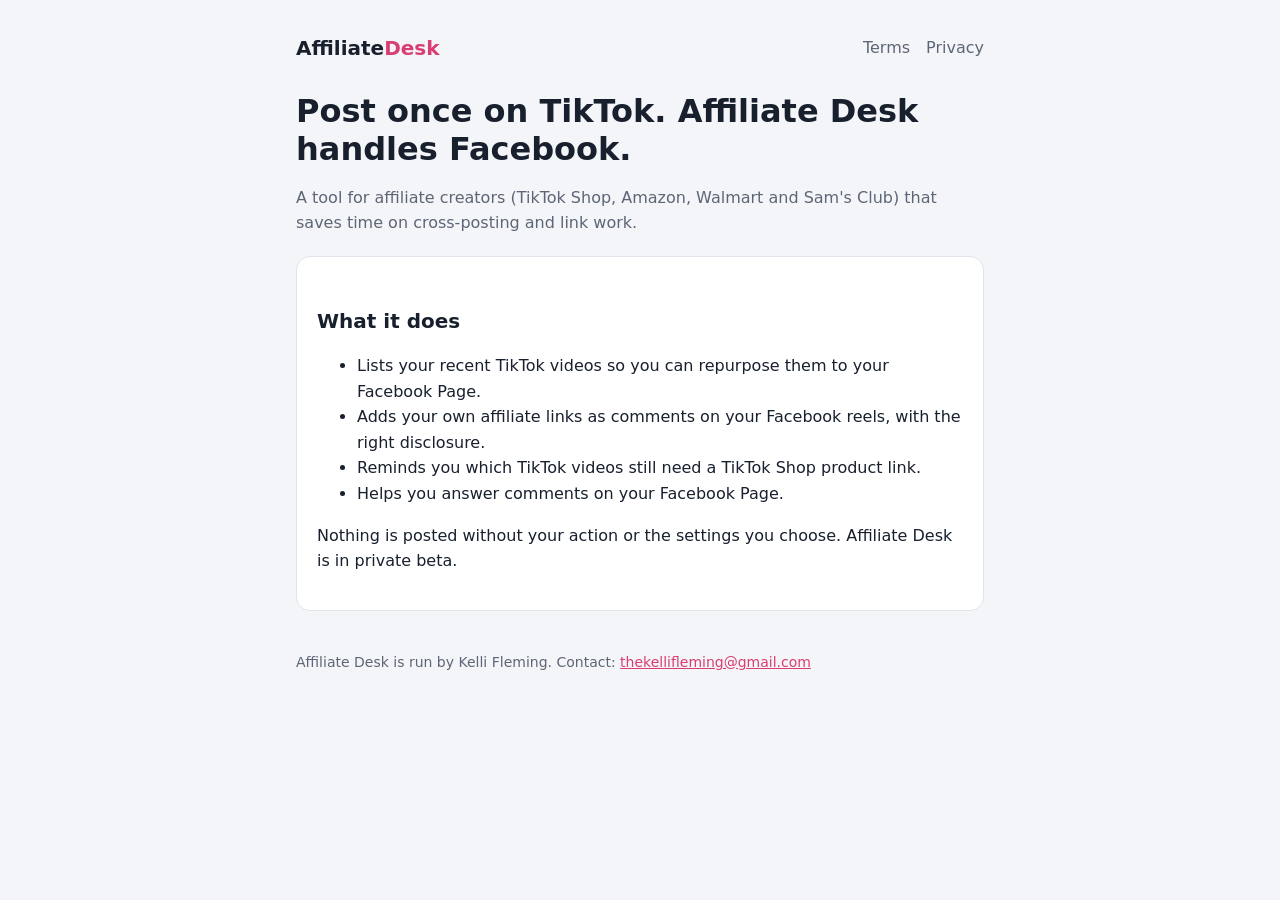
<file: index.html>
<!doctype html>
<html lang="en"><head><meta charset="utf-8"><meta name="viewport" content="width=device-width,initial-scale=1">
<title>Affiliate Desk</title><link rel="stylesheet" href="style.css"></head>
<body><main>
<header><a class="brand" href="./">Affiliate<b>Desk</b></a><nav><a href="terms.html">Terms</a><a href="privacy.html">Privacy</a></nav></header>
<h1>Post once on TikTok. Affiliate Desk handles Facebook.</h1>
<p class="muted">A tool for affiliate creators (TikTok Shop, Amazon, Walmart and Sam's Club) that saves time on cross-posting and link work.</p>
<div class="card">
<h2>What it does</h2>
<ul>
<li>Lists your recent TikTok videos so you can repurpose them to your Facebook Page.</li>
<li>Adds your own affiliate links as comments on your Facebook reels, with the right disclosure.</li>
<li>Reminds you which TikTok videos still need a TikTok Shop product link.</li>
<li>Helps you answer comments on your Facebook Page.</li>
</ul>
<p>Nothing is posted without your action or the settings you choose. Affiliate Desk is in private beta.</p>
</div>
<footer>Affiliate Desk is run by Kelli Fleming. Contact: <a href="mailto:thekellifleming@gmail.com">thekellifleming@gmail.com</a></footer>
</main></body></html>
</file>
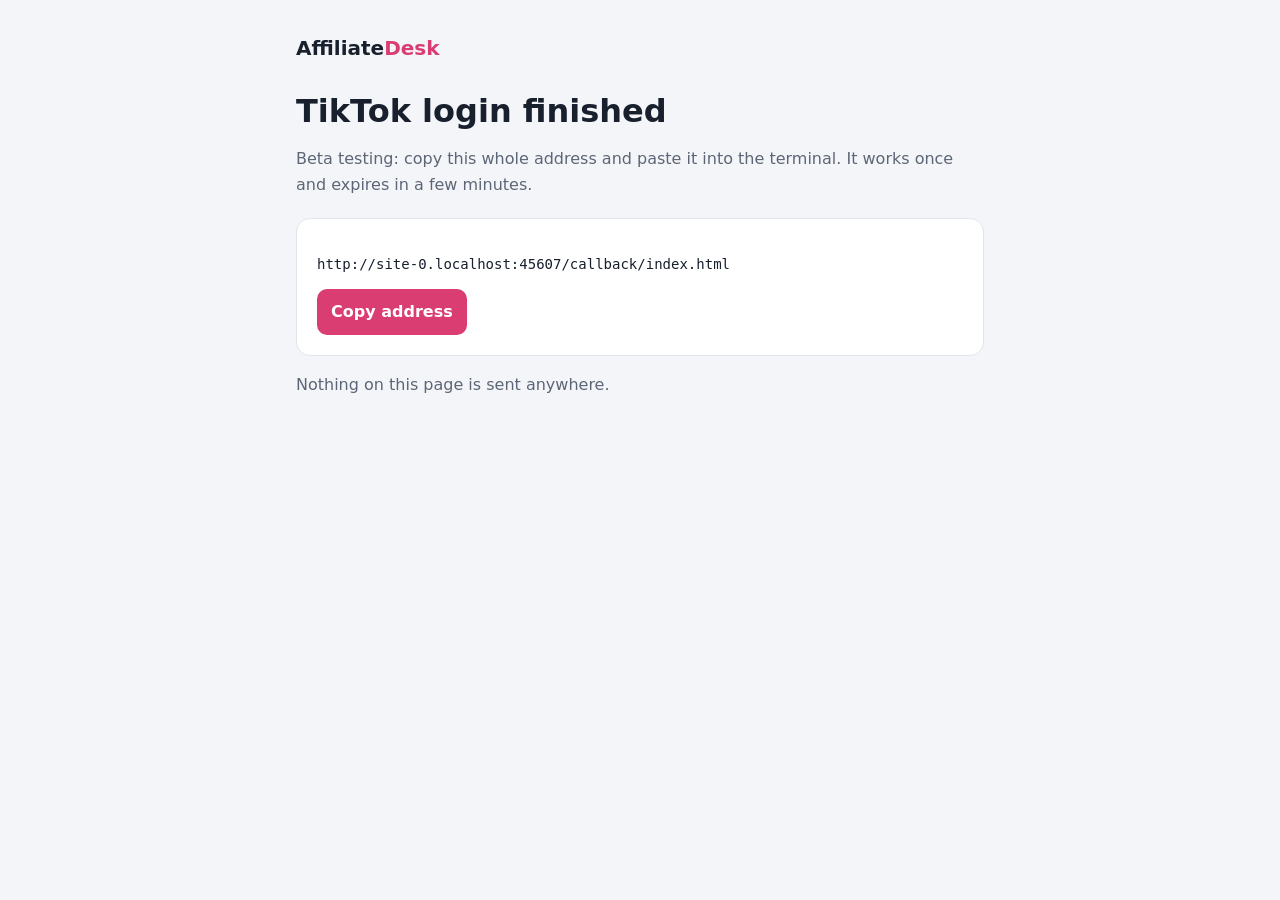
<file: callback/index.html>
<!doctype html>
<html lang="en"><head><meta charset="utf-8"><meta name="viewport" content="width=device-width,initial-scale=1">
<meta name="robots" content="noindex">
<title>Affiliate Desk Login</title><link rel="stylesheet" href="../style.css"></head>
<body><main>
<header><a class="brand" href="../">Affiliate<b>Desk</b></a></header>
<h1 id="h">TikTok login finished</h1>
<p class="muted" id="msg">Beta testing: copy this whole address and paste it into the terminal. It works once and expires in a few minutes.</p>
<div class="card"><p id="addr" style="overflow-wrap:anywhere;font-family:ui-monospace,monospace;font-size:14px"></p>
<button id="copy" type="button" style="font:inherit;font-weight:700;border:0;border-radius:10px;padding:10px 14px;background:var(--accent);color:#fff;cursor:pointer">Copy address</button></div>
<p class="muted">Nothing on this page is sent anywhere.</p>
</main>
<script>
const a=location.href, q=new URLSearchParams(location.search);
document.getElementById("addr").textContent=a;
if(q.get("error")){document.getElementById("h").textContent="TikTok login didn't finish";document.getElementById("msg").textContent="TikTok said: "+q.get("error")+(q.get("error_description")?" ("+q.get("error_description")+")":"")+". Copy the address anyway so Claude can see the reason.";}
document.getElementById("copy").onclick=async()=>{try{await navigator.clipboard.writeText(a);document.getElementById("copy").textContent="Copied";}catch{getSelection().selectAllChildren(document.getElementById("addr"));}};
</script>
</body></html>
</file>
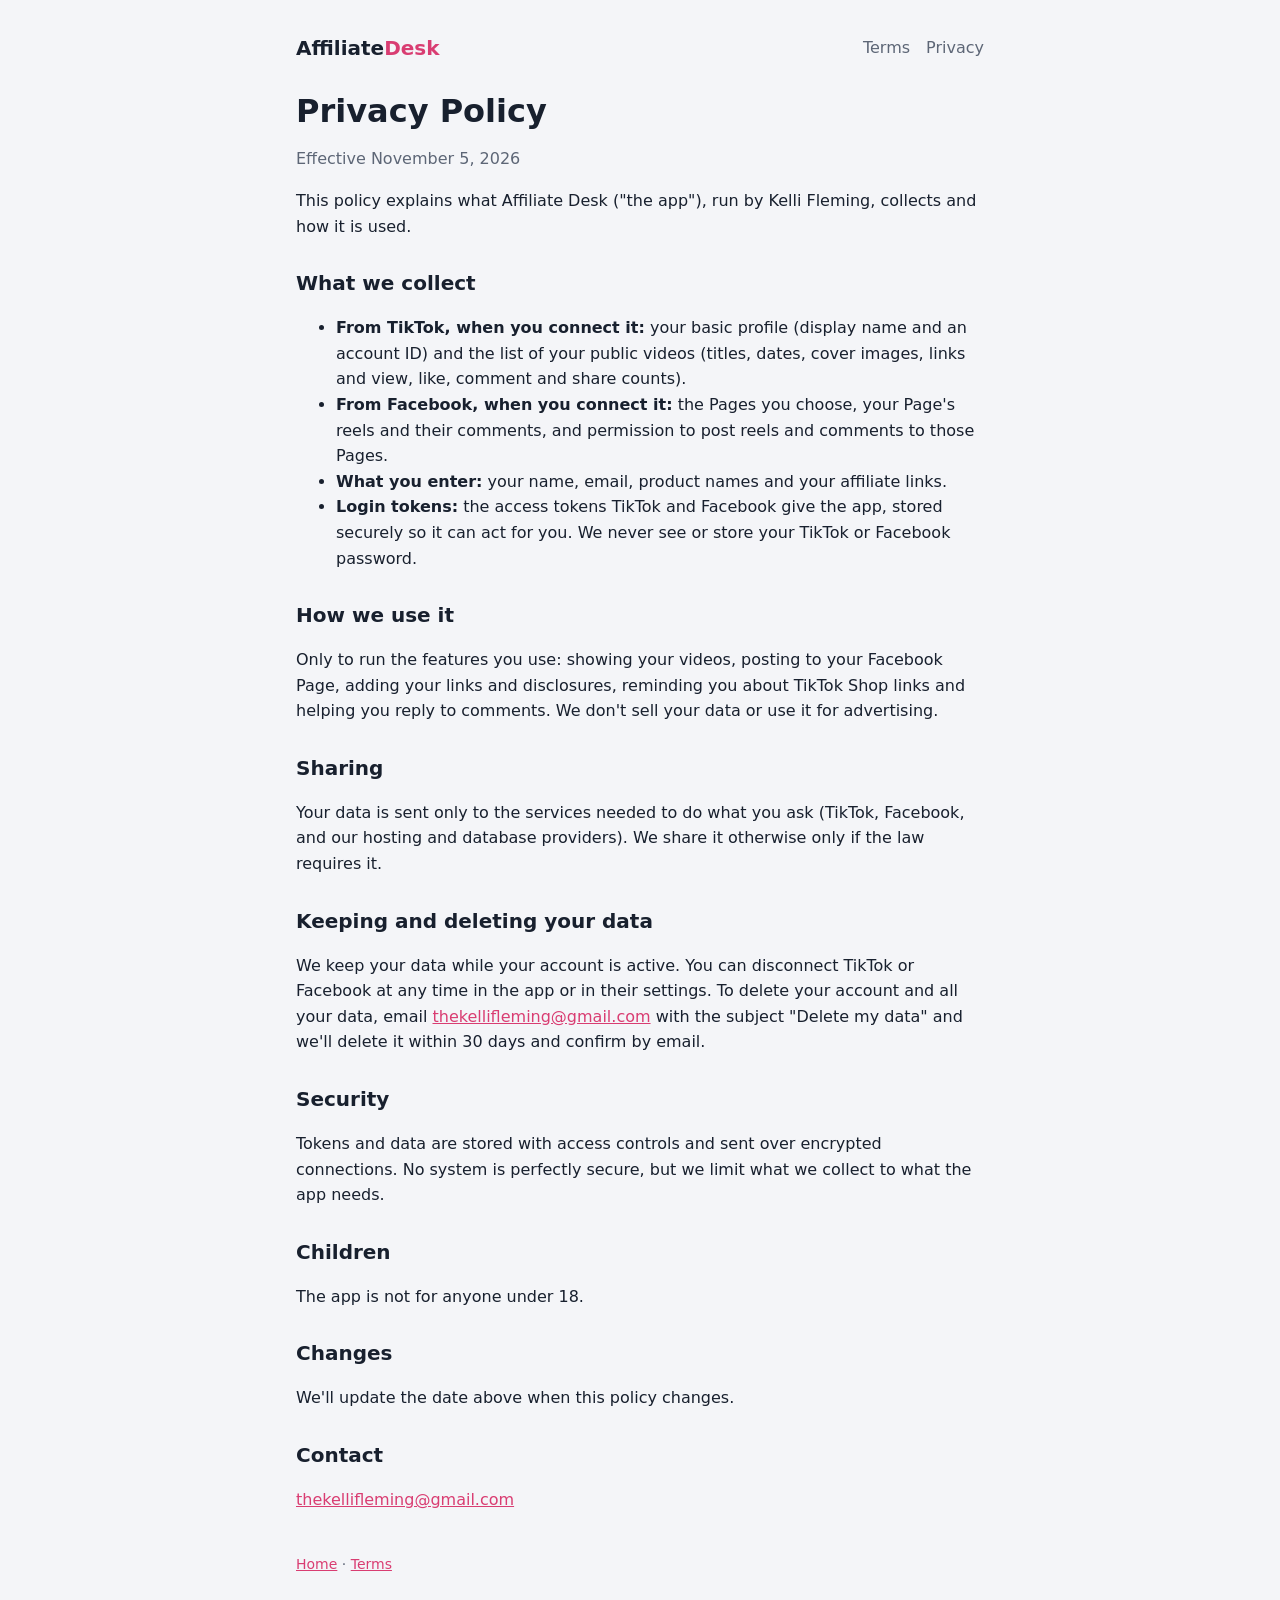
<file: privacy.html>
<!doctype html>
<html lang="en"><head><meta charset="utf-8"><meta name="viewport" content="width=device-width,initial-scale=1">
<title>Affiliate Desk Privacy</title><link rel="stylesheet" href="style.css"></head>
<body><main>
<header><a class="brand" href="./">Affiliate<b>Desk</b></a><nav><a href="terms.html">Terms</a><a href="privacy.html">Privacy</a></nav></header>
<h1>Privacy Policy</h1>
<p class="muted">Effective November 5, 2026</p>

<p>This policy explains what Affiliate Desk ("the app"), run by Kelli Fleming, collects and how it is used.</p>

<h2>What we collect</h2>
<ul>
<li><b>From TikTok, when you connect it:</b> your basic profile (display name and an account ID) and the list of your public videos (titles, dates, cover images, links and view, like, comment and share counts).</li>
<li><b>From Facebook, when you connect it:</b> the Pages you choose, your Page's reels and their comments, and permission to post reels and comments to those Pages.</li>
<li><b>What you enter:</b> your name, email, product names and your affiliate links.</li>
<li><b>Login tokens:</b> the access tokens TikTok and Facebook give the app, stored securely so it can act for you. We never see or store your TikTok or Facebook password.</li>
</ul>

<h2>How we use it</h2>
<p>Only to run the features you use: showing your videos, posting to your Facebook Page, adding your links and disclosures, reminding you about TikTok Shop links and helping you reply to comments. We don't sell your data or use it for advertising.</p>

<h2>Sharing</h2>
<p>Your data is sent only to the services needed to do what you ask (TikTok, Facebook, and our hosting and database providers). We share it otherwise only if the law requires it.</p>

<h2>Keeping and deleting your data</h2>
<p>We keep your data while your account is active. You can disconnect TikTok or Facebook at any time in the app or in their settings. To delete your account and all your data, email <a href="mailto:thekellifleming@gmail.com">thekellifleming@gmail.com</a> with the subject "Delete my data" and we'll delete it within 30 days and confirm by email.</p>

<h2>Security</h2>
<p>Tokens and data are stored with access controls and sent over encrypted connections. No system is perfectly secure, but we limit what we collect to what the app needs.</p>

<h2>Children</h2>
<p>The app is not for anyone under 18.</p>

<h2>Changes</h2>
<p>We'll update the date above when this policy changes.</p>

<h2>Contact</h2>
<p><a href="mailto:thekellifleming@gmail.com">thekellifleming@gmail.com</a></p>
<footer><a href="./">Home</a> · <a href="terms.html">Terms</a></footer>
</main></body></html>
</file>
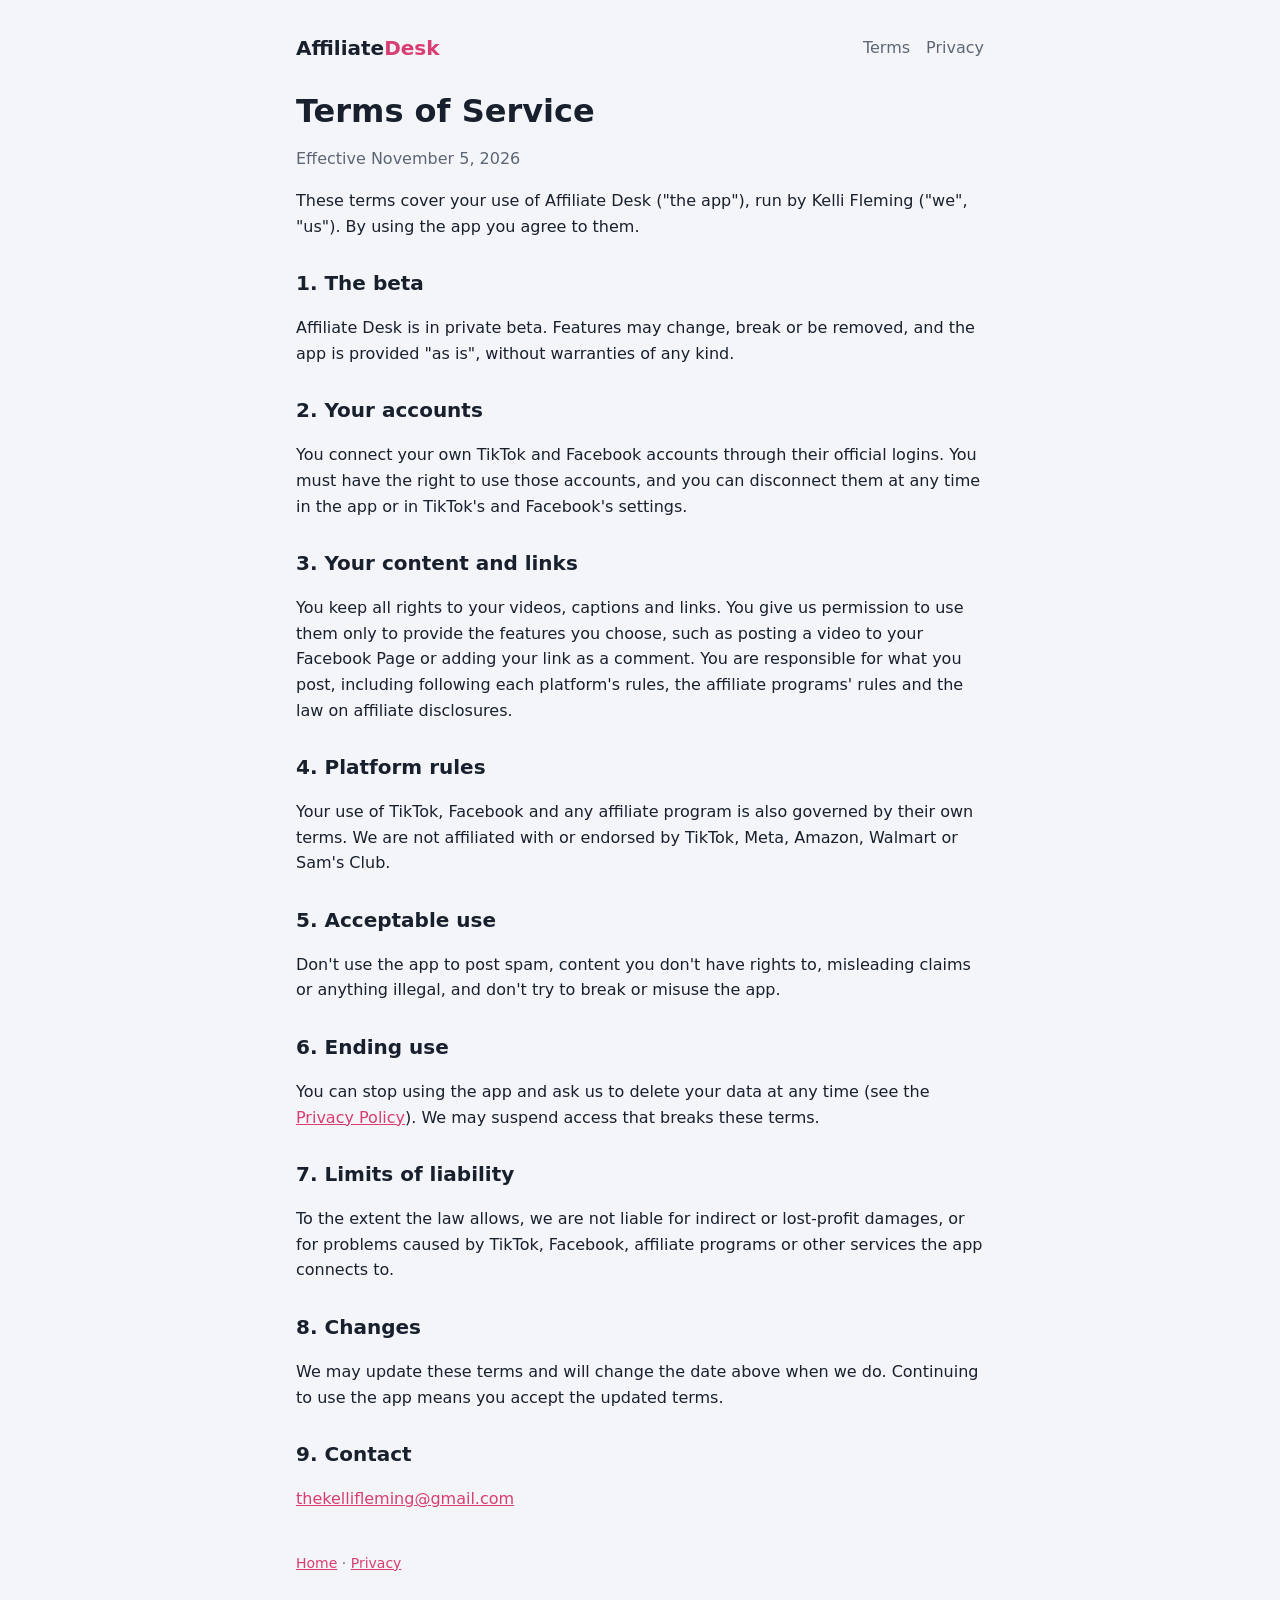
<file: terms.html>
<!doctype html>
<html lang="en"><head><meta charset="utf-8"><meta name="viewport" content="width=device-width,initial-scale=1">
<title>Affiliate Desk Terms</title><link rel="stylesheet" href="style.css"></head>
<body><main>
<header><a class="brand" href="./">Affiliate<b>Desk</b></a><nav><a href="terms.html">Terms</a><a href="privacy.html">Privacy</a></nav></header>
<h1>Terms of Service</h1>
<p class="muted">Effective November 5, 2026</p>

<p>These terms cover your use of Affiliate Desk ("the app"), run by Kelli Fleming ("we", "us"). By using the app you agree to them.</p>

<h2>1. The beta</h2>
<p>Affiliate Desk is in private beta. Features may change, break or be removed, and the app is provided "as is", without warranties of any kind.</p>

<h2>2. Your accounts</h2>
<p>You connect your own TikTok and Facebook accounts through their official logins. You must have the right to use those accounts, and you can disconnect them at any time in the app or in TikTok's and Facebook's settings.</p>

<h2>3. Your content and links</h2>
<p>You keep all rights to your videos, captions and links. You give us permission to use them only to provide the features you choose, such as posting a video to your Facebook Page or adding your link as a comment. You are responsible for what you post, including following each platform's rules, the affiliate programs' rules and the law on affiliate disclosures.</p>

<h2>4. Platform rules</h2>
<p>Your use of TikTok, Facebook and any affiliate program is also governed by their own terms. We are not affiliated with or endorsed by TikTok, Meta, Amazon, Walmart or Sam's Club.</p>

<h2>5. Acceptable use</h2>
<p>Don't use the app to post spam, content you don't have rights to, misleading claims or anything illegal, and don't try to break or misuse the app.</p>

<h2>6. Ending use</h2>
<p>You can stop using the app and ask us to delete your data at any time (see the <a href="privacy.html">Privacy Policy</a>). We may suspend access that breaks these terms.</p>

<h2>7. Limits of liability</h2>
<p>To the extent the law allows, we are not liable for indirect or lost-profit damages, or for problems caused by TikTok, Facebook, affiliate programs or other services the app connects to.</p>

<h2>8. Changes</h2>
<p>We may update these terms and will change the date above when we do. Continuing to use the app means you accept the updated terms.</p>

<h2>9. Contact</h2>
<p><a href="mailto:thekellifleming@gmail.com">thekellifleming@gmail.com</a></p>
<footer><a href="./">Home</a> · <a href="privacy.html">Privacy</a></footer>
</main></body></html>
</file>
<file: style.css>
:root{--bg:#F4F5F8;--card:#fff;--ink:#18202E;--muted:#5D6676;--line:#E1E4EB;--accent:#D93D72}
@media (prefers-color-scheme:dark){:root{--bg:#10141C;--card:#1A202B;--ink:#EEF0F4;--muted:#A3ABBA;--line:#2C3443;--accent:#F06A95;color-scheme:dark}}
*{box-sizing:border-box}
body{margin:0;background:var(--bg);color:var(--ink);font:16px/1.6 ui-sans-serif,system-ui,-apple-system,"Segoe UI",sans-serif}
main{max-width:720px;margin:0 auto;padding:32px max(16px,env(safe-area-inset-left,0px)) 64px}
header{display:flex;justify-content:space-between;align-items:center;gap:12px;flex-wrap:wrap;margin-bottom:28px}
.brand{font-weight:800;font-size:20px;color:var(--ink);text-decoration:none}
.brand b{color:var(--accent)}
nav a{color:var(--muted);margin-left:16px;text-decoration:none}
nav a:hover{color:var(--accent)}
h1{font-size:32px;line-height:1.2;margin:0 0 8px}
h2{font-size:20px;margin:28px 0 8px}
p,li{color:var(--ink)}
.muted{color:var(--muted)}
.card{background:var(--card);border:1px solid var(--line);border-radius:14px;padding:20px;margin-top:20px}
a{color:var(--accent)}
footer{margin-top:40px;color:var(--muted);font-size:14px}
</file>
